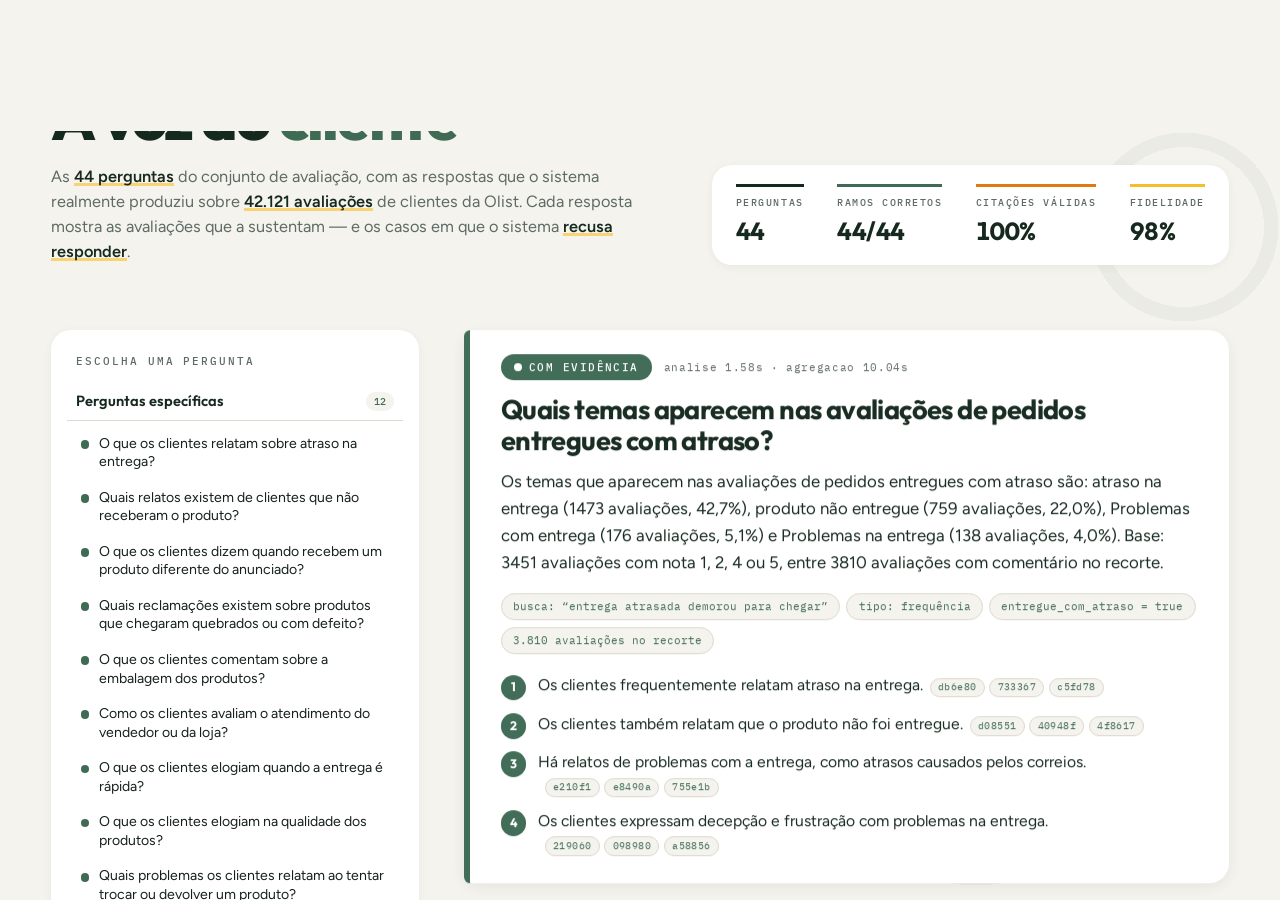
<file: docs/index.html>
<!DOCTYPE html>
<html lang="pt-BR">
<head>
<meta charset="utf-8">
<meta name="viewport" content="width=device-width, initial-scale=1">
<title>A voz do cliente · Tech Challenge Fase 4</title>
<meta http-equiv="refresh" content="0; url=demo/">
<link rel="canonical" href="demo/">
<link rel="preconnect" href="https://fonts.googleapis.com">
<link rel="preconnect" href="https://fonts.gstatic.com" crossorigin>
<link href="https://fonts.googleapis.com/css2?family=Outfit:wght@600;700&family=Figtree:wght@400;500&family=IBM+Plex+Mono:wght@400&display=swap" rel="stylesheet">
<style>
  :root { --fundo:#f4f3ee; --mata:#16291f; --sarja:#3f6b55; --laranja:#e07a10; --ambar:#f5be2d; --tinta-fraca:#5d6b64; }
  * { box-sizing: border-box; }
  body {
    margin: 0; min-height: 100vh; background: var(--fundo); color: var(--mata);
    font-family: "Figtree", system-ui, sans-serif;
    display: grid; place-items: center; padding: 8vmin 6vmin;
  }
  main { max-width: 34rem; }
  .selo {
    font-family: "IBM Plex Mono", monospace; font-size: .78rem; letter-spacing: .18em;
    text-transform: uppercase; color: var(--sarja);
  }
  h1 {
    font-family: "Outfit", sans-serif; font-weight: 700; font-size: clamp(2.4rem, 7vw, 3.6rem);
    line-height: 1.04; letter-spacing: -.02em; margin: .6rem 0 1rem;
  }
  p { font-size: 1.05rem; line-height: 1.55; color: var(--tinta-fraca); margin: 0 0 1.6rem; }
  a.botao {
    display: inline-block; background: var(--mata); color: #fff; text-decoration: none;
    font-family: "Outfit", sans-serif; font-weight: 600; font-size: 1.02rem;
    padding: .8rem 1.4rem; border-radius: .7rem;
  }
  a.botao:hover { background: var(--sarja); }
  .pontos { display: flex; gap: .45rem; margin-bottom: 1.8rem; }
  .pontos i { width: .7rem; height: .7rem; border-radius: 50%; display: block; }
  footer { margin-top: 2.4rem; font-size: .9rem; color: var(--tinta-fraca); }
  footer a { color: var(--sarja); }
</style>
</head>
<body>
<main>
  <div class="pontos" aria-hidden="true">
    <i style="background:#16291f"></i><i style="background:#3f6b55"></i>
    <i style="background:#e07a10"></i><i style="background:#f5be2d"></i>
  </div>
  <span class="selo">Tech Challenge · Fase 4</span>
  <h1>A voz do cliente</h1>
  <p>Sistema de RAG sobre 42.121 avaliações de clientes de e-commerce. Cada resposta mostra as
     avaliações que a sustentam, e o sistema recusa responder quando não tem base.</p>
  <p>Levando você para a demonstração navegável…</p>
  <a class="botao" href="demo/">Abrir a demonstração</a>
  <footer>
    Código, métricas e conjunto de avaliação em
    <a href="https://github.com/theocoleone/tech-challenge-4">github.com/theocoleone/tech-challenge-4</a>.
  </footer>
</main>
</body>
</html>
</file>
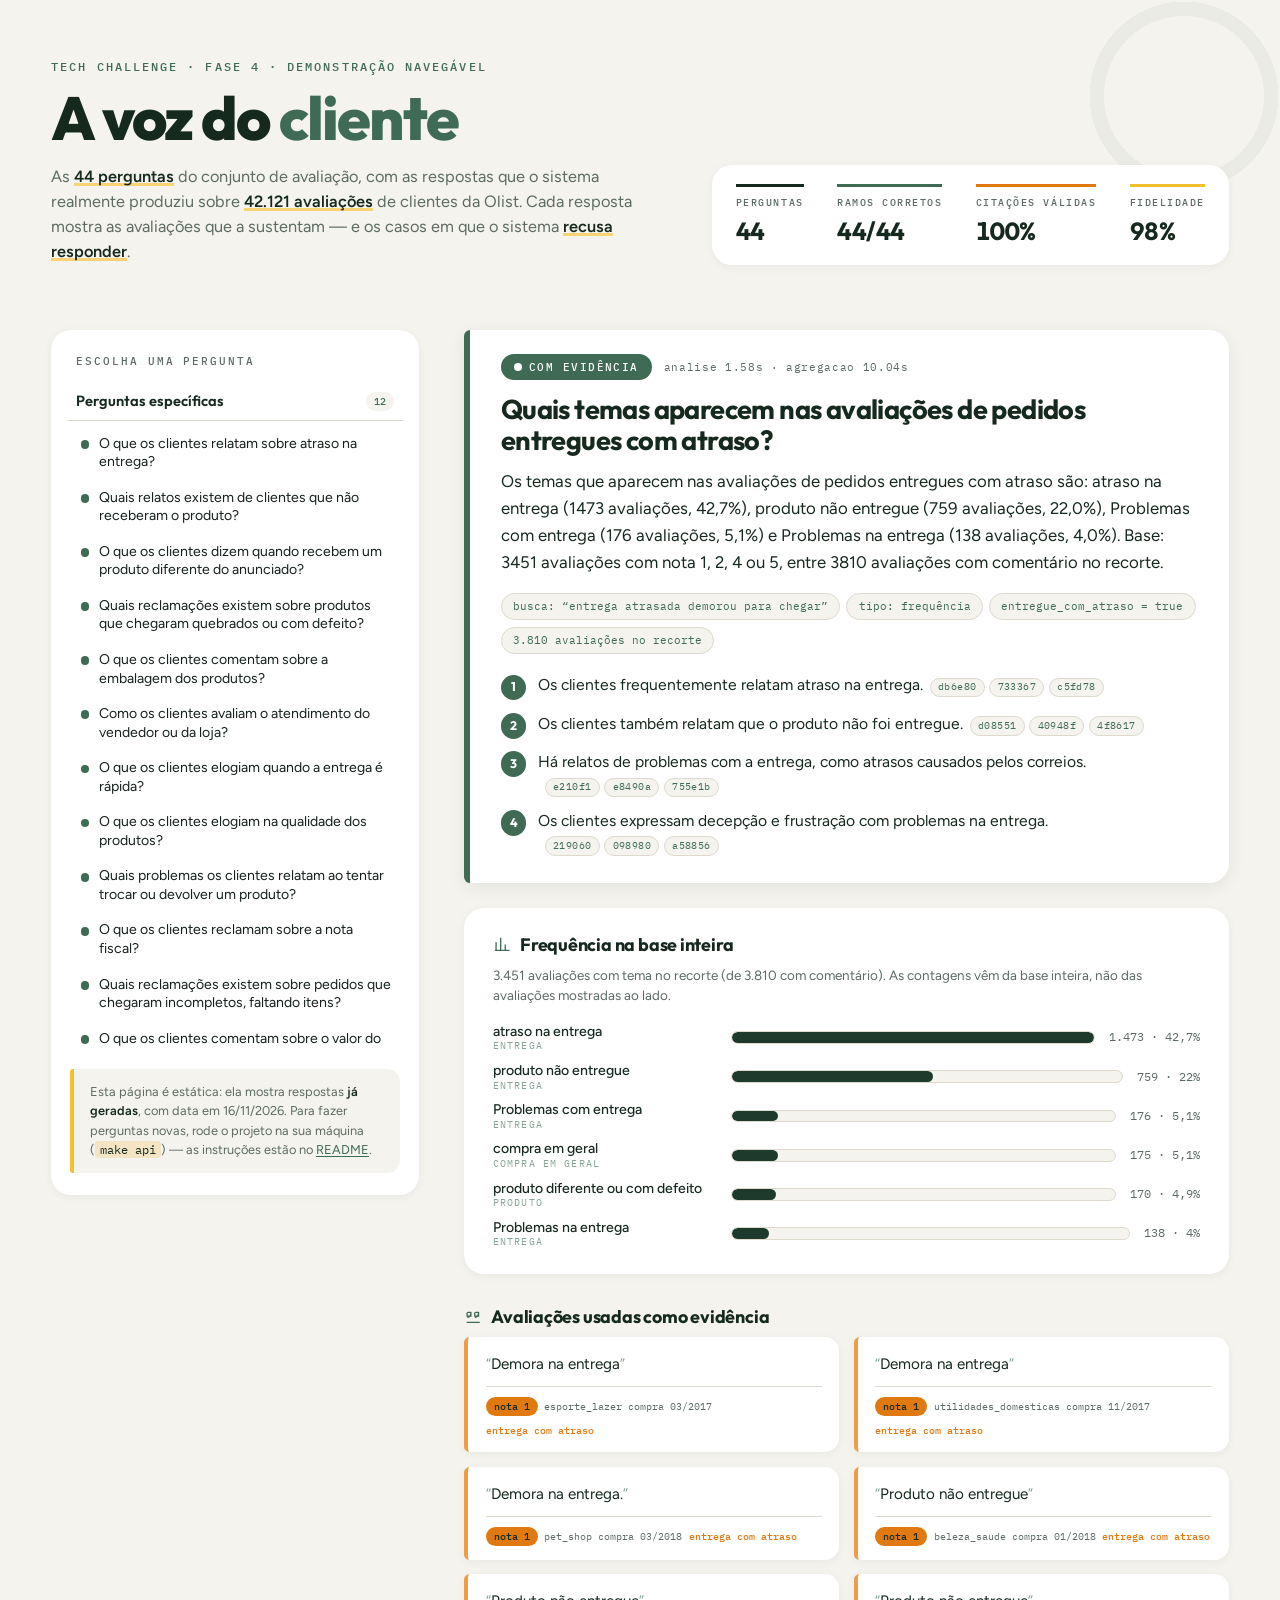
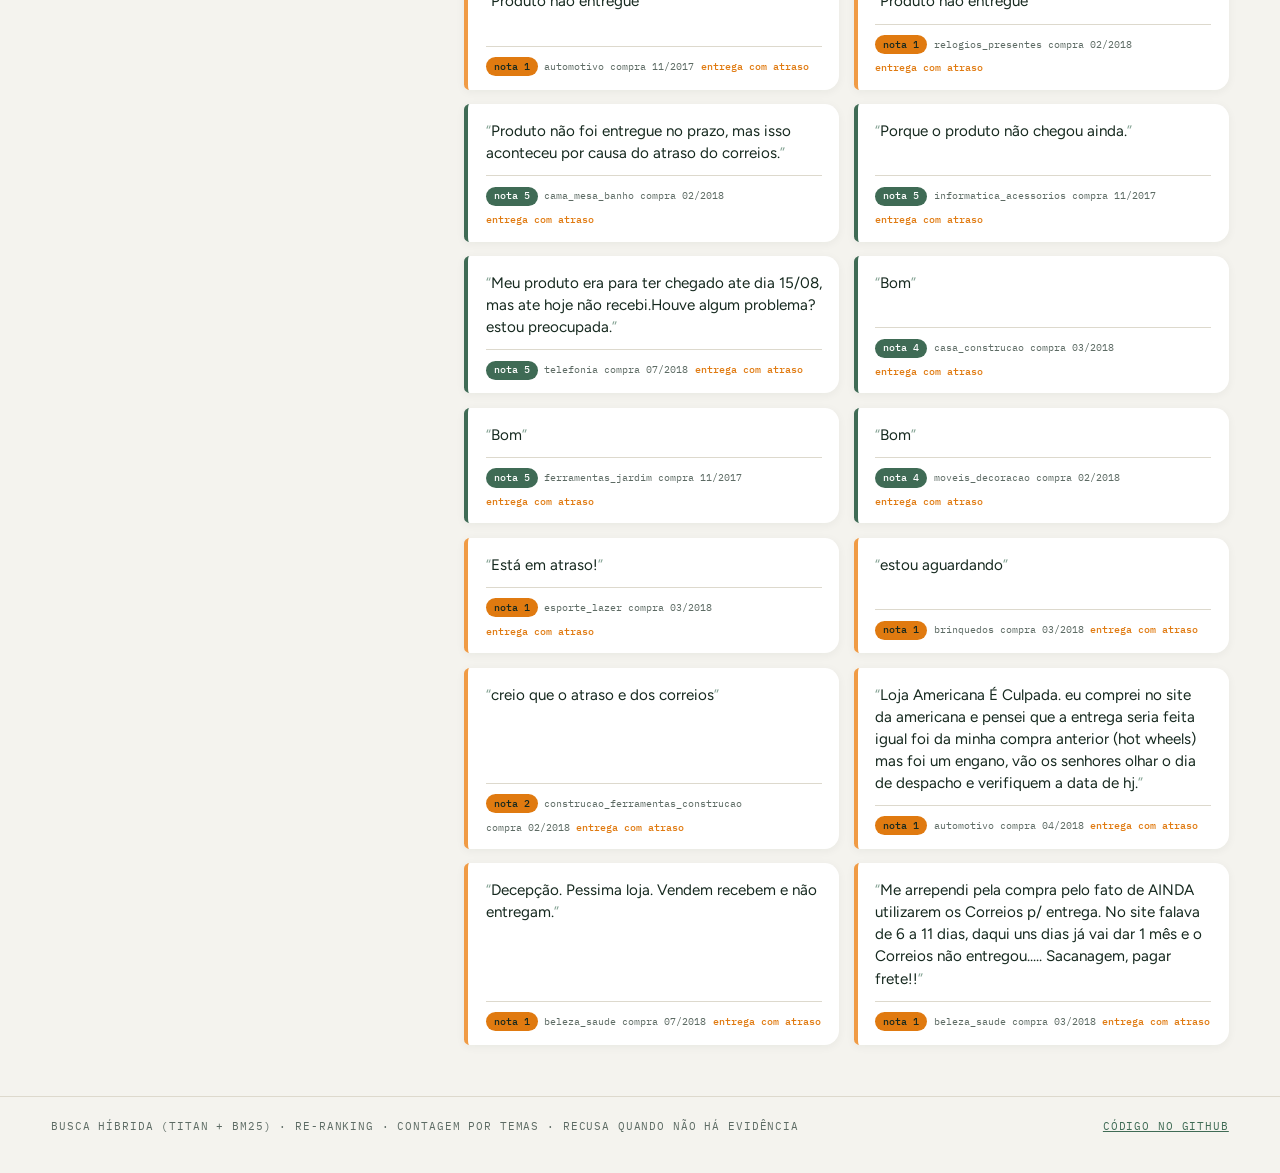
<file: docs/demo/index.html>
<!DOCTYPE html>
<html lang="pt-BR">
<head>
<meta charset="utf-8">
<meta name="viewport" content="width=device-width, initial-scale=1">
<title>Voz do Cliente · demonstração navegável · TC4</title>
<meta name="description" content="Respostas reais de um sistema de RAG sobre 42.121 avaliações de clientes, com evidências citadas e recusa quando não há base.">
<link rel="icon" href="data:image/svg+xml,%3Csvg xmlns='http://www.w3.org/2000/svg' viewBox='0 0 32 32'%3E%3Crect width='32' height='32' rx='7' fill='%2316291f'/%3E%3Ccircle cx='11' cy='11' r='3' fill='%233f6b55'/%3E%3Ccircle cx='21' cy='11' r='3' fill='%2387a596'/%3E%3Ccircle cx='11' cy='21' r='3' fill='%23e07a10'/%3E%3Ccircle cx='21' cy='21' r='3' fill='%23f5be2d'/%3E%3C/svg%3E">
<link rel="preconnect" href="https://fonts.googleapis.com">
<link rel="preconnect" href="https://fonts.gstatic.com" crossorigin>
<link href="https://fonts.googleapis.com/css2?family=Outfit:wght@600;700;800&family=Figtree:wght@400;500;600&family=IBM+Plex+Mono:wght@400;500&display=swap" rel="stylesheet">
<link rel="stylesheet" href="style.css">
</head>
<body>
<div class="marca-dagua" aria-hidden="true"></div>

<svg width="0" height="0" style="position:absolute" aria-hidden="true"><defs>
  <g id="i-ranking" stroke="currentColor" stroke-linecap="round" stroke-linejoin="round">
    <path d="M4 20V10M10 20V4M16 20v-7M21 20H3"/></g>
  <g id="i-citacao" stroke="currentColor" stroke-linecap="round" stroke-linejoin="round">
    <path d="M9 7H5.5A1.5 1.5 0 0 0 4 8.5V12h5V7Zm0 0c0 4-1.5 5.8-4 6.6"/>
    <path d="M19 7h-3.5A1.5 1.5 0 0 0 14 8.5V12h5V7Zm0 0c0 4-1.5 5.8-4 6.6"/><path d="M4 20h16"/></g>
</defs></svg>

<header class="cabecalho">
  <div class="marca">
    <span class="selo">Tech Challenge · Fase 4 · demonstração navegável</span>
    <h1>A voz do <em>cliente</em></h1>
    <p class="linha-fina">As <strong>44 perguntas</strong> do conjunto de avaliação, com as respostas que o sistema realmente produziu sobre <strong>42.121 avaliações</strong> de clientes da Olist. Cada resposta mostra as avaliações que a sustentam — e os casos em que o sistema <strong>recusa responder</strong>.</p>
  </div>
  <dl class="estado" id="estado"></dl>
</header>

<main>
  <aside class="indice">
    <h2 class="titulo-indice">Escolha uma pergunta</h2>
    <nav id="lista"></nav>
    <p class="aviso">
      Esta página é estática: ela mostra respostas <strong>já geradas</strong>, com data em <span id="gerado"></span>.
      Para fazer perguntas novas, rode o projeto na sua máquina (<code>make api</code>) — as instruções estão no
      <a href="https://github.com/theocoleone/tech-challenge-4#readme">README</a>.
    </p>
  </aside>

  <section id="saida">
    <article class="resposta" id="resposta">
      <div class="meta-resposta">
        <span class="situacao" id="situacao"></span>
        <span class="tempo" id="tempo"></span>
      </div>
      <h2 class="pergunta-atual" id="pergunta-atual"></h2>
      <p class="texto-resposta" id="texto-resposta"></p>
      <ul class="aplicado" id="aplicado"></ul>
      <ol class="insights" id="insights"></ol>
    </article>

    <div class="contagem" id="contagem" hidden>
      <h2 class="titulo-bloco">
        <svg class="ico" viewBox="0 0 24 24" aria-hidden="true"><use href="#i-ranking"/></svg>
        Frequência na base inteira
      </h2>
      <p class="base" id="base-contagem"></p>
      <ul class="barras" id="barras"></ul>
    </div>

    <div class="evidencias" id="bloco-evidencias" hidden>
      <h2 class="titulo-bloco">
        <svg class="ico" viewBox="0 0 24 24" aria-hidden="true"><use href="#i-citacao"/></svg>
        <span id="titulo-evidencias">Avaliações usadas como evidência</span>
      </h2>
      <p class="base" id="nota-evidencias" hidden></p>
      <div class="cartoes" id="evidencias"></div>
    </div>
  </section>
</main>

<footer>
  <span>Busca híbrida (Titan + BM25) · re-ranking · contagem por temas · recusa quando não há evidência</span>
  <a href="https://github.com/theocoleone/tech-challenge-4">código no GitHub</a>
</footer>

<script src="app.js"></script>
</body>
</html>
</file>
<file: docs/demo/style.css>
/* =============================================================
   A voz do cliente · demonstração navegável · Tech Challenge 4

   Mesmo sistema visual do deck da apresentação: fundo creme,
   verde escuro como cor de texto e de estrutura, laranja e âmbar
   só como acento. Cartões brancos de canto arredondado, sombra
   baixa, barra colorida na borda esquerda, pílulas totalmente
   arredondadas, círculos numerados, ícones de traço e marcas
   d'água geométricas em opacidade baixa.

   Aqui não é o deck: as medidas são de web (rem, %, clamp),
   não de container query.
   ============================================================= */

:root {
  /* paleta do deck */
  --fundo: #f4f3ee;
  --papel: #ffffff;
  --mata: #16291f;
  --pinho: #1e3a2c;
  --sarja: #3f6b55;
  --salva: #87a596;
  --laranja: #e07a10;
  --laranja-claro: #f09b45;
  --ambar: #f5be2d;
  --ambar-claro: #f8d273;
  --areia: #f3e4c4;
  --tinta: #15201c;
  --tinta-fraca: #5d6b64;
  --linha: #ddd9cd;

  /* vocabulário de forma */
  --sombra: 0 2px 10px rgba(21, 32, 28, .05);
  --sombra-media: 0 4px 18px rgba(21, 32, 28, .07);
  --raio: .9rem;
  --raio-g: 1.25rem;
  --mono: "IBM Plex Mono", ui-monospace, SFMono-Regular, monospace;
  --titulo: "Outfit", system-ui, sans-serif;

  --largura: 92rem;
  --margem: clamp(1.1rem, 4vw, 3.5rem);
}

* { box-sizing: border-box; }

html { scroll-behavior: smooth; }

body {
  margin: 0;
  background: var(--fundo);
  color: var(--tinta);
  font-family: "Figtree", system-ui, -apple-system, sans-serif;
  font-size: 16px;
  line-height: 1.55;
  -webkit-font-smoothing: antialiased;
}

strong { font-weight: 600; color: var(--mata); }

/* marca d'água geométrica: dois anéis finos, quase invisíveis */
.marca-dagua {
  position: fixed;
  inset: 0;
  z-index: -1;
  pointer-events: none;
  opacity: .035;
  background-repeat: no-repeat;
  background-image:
    radial-gradient(circle at calc(100% - 6rem) 6rem,
      transparent 0 5rem, var(--mata) 5rem 5.9rem, transparent 5.9rem),
    radial-gradient(circle at calc(100% - 19rem) 68vh,
      transparent 0 8rem, var(--mata) 8rem 8.9rem, transparent 8.9rem);
}

@keyframes entra {
  from { opacity: 0; transform: translateY(8px); }
}

/* ---------------- cabeçalho ---------------- */

.cabecalho {
  max-width: var(--largura);
  margin-inline: auto;
  padding: clamp(2rem, 5vw, 3.4rem) var(--margem) 1.9rem;
  display: grid;
  grid-template-columns: minmax(0, 1fr) auto;
  gap: 2rem 3.5rem;
  align-items: end;
}

.selo {
  display: inline-block;
  font-family: var(--mono);
  font-size: .72rem;
  font-weight: 500;
  letter-spacing: .18em;
  text-transform: uppercase;
  color: var(--sarja);
}

h1 {
  font-family: var(--titulo);
  font-weight: 800;
  font-size: clamp(2.3rem, 5.4vw, 3.8rem);
  line-height: 1.02;
  letter-spacing: -.03em;
  color: var(--mata);
  margin: .5rem 0 .9rem;
}

h1 em { font-style: normal; color: var(--sarja); }

.linha-fina {
  margin: 0;
  max-width: 60ch;
  font-size: 1.02rem;
  line-height: 1.55;
  color: var(--tinta-fraca);
}

.linha-fina strong { box-shadow: inset 0 -3px 0 var(--ambar-claro); }

/* painel de métricas: quatro números com régua colorida em cima */
.estado {
  margin: 0;
  padding: 1.15rem 1.5rem 1.25rem;
  background: var(--papel);
  border-radius: var(--raio-g);
  box-shadow: var(--sombra);
  display: grid;
  grid-template-rows: auto auto;
  grid-auto-flow: column;
  gap: .4rem 2.1rem;
}

/* se o JSON não carregar, nada de moldura vazia na tela */
.estado:empty { display: none; }

.estado dt {
  --cor: var(--sarja);
  font-family: var(--mono);
  font-size: .63rem;
  font-weight: 500;
  letter-spacing: .15em;
  text-transform: uppercase;
  color: var(--tinta-fraca);
  border-top: 3px solid var(--cor);
  padding-top: .55rem;
  white-space: nowrap;
}

.estado dt:nth-of-type(1) { --cor: var(--mata); }
.estado dt:nth-of-type(2) { --cor: var(--sarja); }
.estado dt:nth-of-type(3) { --cor: var(--laranja); }
.estado dt:nth-of-type(4) { --cor: var(--ambar); }

.estado dd {
  margin: 0;
  font-family: var(--titulo);
  font-weight: 700;
  font-size: 1.55rem;
  line-height: 1.1;
  letter-spacing: -.02em;
  color: var(--mata);
  font-variant-numeric: tabular-nums;
  white-space: nowrap;
}

/* ---------------- esqueleto ---------------- */

main {
  max-width: var(--largura);
  margin-inline: auto;
  padding: 2.2rem var(--margem) 3.2rem;
  display: grid;
  grid-template-columns: minmax(258px, 23rem) minmax(0, 1fr);
  gap: 2rem 2.8rem;
  align-items: start;
}

/* ---------------- índice de perguntas ---------------- */

/* o cartão fica parado e só a lista de perguntas rola: o rótulo do bloco
   e o aviso do rodapé continuam visíveis o tempo todo */
.indice {
  position: sticky;
  top: 1.1rem;
  background: var(--papel);
  border-radius: var(--raio-g);
  box-shadow: var(--sombra);
  padding: 1.4rem 1rem 1.4rem;
  max-height: calc(100vh - 2.2rem);
  display: flex;
  flex-direction: column;
  min-height: 0;
}

#lista {
  flex: 1 1 auto;
  min-height: 0;
  overflow-y: auto;
}

/* barra de rolagem da lista no tom da paleta onde o sistema desenha barra
   fixa (Windows, Linux); no macOS ela continua flutuante. Sem
   `scrollbar-width`, que no Chrome desliga estes pseudo-elementos. */
#lista::-webkit-scrollbar { width: 9px; }
#lista::-webkit-scrollbar-track { background: var(--fundo); border-radius: 999px; }
#lista::-webkit-scrollbar-thumb { background: var(--salva); border-radius: 999px; }
#lista::-webkit-scrollbar-thumb:hover { background: var(--sarja); }

.titulo-indice {
  flex: none;
  font-family: var(--mono);
  font-size: .68rem;
  font-weight: 500;
  letter-spacing: .18em;
  text-transform: uppercase;
  color: var(--tinta-fraca);
  margin: 0 0 1rem;
  padding: 0 .55rem;
}

.grupo { margin-bottom: 1.05rem; }

.grupo h3 {
  position: sticky;
  top: 0;
  z-index: 1;
  background: var(--papel);
  font-family: var(--titulo);
  font-size: .92rem;
  font-weight: 600;
  color: var(--mata);
  margin: 0 0 .4rem;
  padding: .3rem .55rem .4rem;
  display: flex;
  justify-content: space-between;
  align-items: center;
  gap: .6rem;
  border-bottom: 1px solid var(--linha);
}

.grupo h3 span {
  flex: none;
  font-family: var(--mono);
  font-size: .63rem;
  font-weight: 500;
  color: var(--sarja);
  background: var(--fundo);
  border-radius: 999px;
  padding: .1rem .5rem;
}

#lista button {
  display: grid;
  grid-template-columns: .55rem minmax(0, 1fr);
  align-items: start;
  gap: .6rem;
  width: 100%;
  text-align: left;
  cursor: pointer;
  background: transparent;
  color: var(--tinta);
  border: 0;
  border-left: .2rem solid transparent;
  border-radius: .55rem;
  padding: .48rem .65rem;
  font-family: inherit;
  font-size: .88rem;
  line-height: 1.32;
  transition: background-color .14s ease, color .14s ease;
}

#lista button + button { margin-top: .1rem; }
#lista button:hover { background: var(--fundo); }

#lista button:focus-visible {
  outline: 2px solid var(--laranja);
  outline-offset: 1px;
}

#lista button[aria-current="true"] {
  background: var(--mata);
  color: #fff;
  font-weight: 500;
  border-left-color: var(--ambar);
}

#lista button[aria-current="true"] .ponto {
  box-shadow: 0 0 0 1px rgba(255, 255, 255, .4);
}

.ponto {
  width: .55rem;
  height: .55rem;
  border-radius: 50%;
  flex: none;
  margin-top: .34rem;
  background: var(--salva);
}

.ponto[data-s="ok"] { background: var(--sarja); }
.ponto[data-s="evidencia_fraca"] { background: var(--ambar); }
.ponto[data-s="sem_evidencia"] { background: var(--laranja); }
.ponto[data-s="filtro_sem_resultado"] { background: var(--laranja-claro); }
.ponto[data-s="fora_escopo"] { background: var(--ambar-claro); }

.aviso {
  flex: none;
  margin: 1.2rem .2rem 0;
  padding: .85rem 1rem;
  background: var(--fundo);
  border-left: .25rem solid var(--ambar);
  border-radius: .2rem .8rem .8rem .2rem;
  font-size: .8rem;
  line-height: 1.5;
  color: var(--tinta-fraca);
}

.aviso code {
  font-family: var(--mono);
  font-size: .76rem;
  background: var(--areia);
  border-radius: .25rem;
  padding: .05rem .3rem;
  color: var(--mata);
}

.aviso a {
  color: var(--sarja);
  text-underline-offset: 2px;
}

.aviso a:hover { color: var(--laranja); }

/* ---------------- coluna da resposta ---------------- */

#saida {
  display: grid;
  gap: 1.6rem;
  align-content: start;
  min-width: 0;
}

.resposta {
  background: var(--papel);
  border-left: .4rem solid var(--sarja);
  border-radius: .4rem var(--raio-g) var(--raio-g) .4rem;
  box-shadow: var(--sombra-media);
  padding: 1.5rem clamp(1.1rem, 2.4vw, 2rem) 1.7rem;
  animation: entra .34s ease both;
}

/* a barra da esquerda acompanha a situação da resposta */
.resposta:has(.situacao[data-s="evidencia_fraca"]) { border-left-color: var(--ambar); }
.resposta:has(.situacao[data-s="sem_evidencia"]) { border-left-color: var(--laranja); }
.resposta:has(.situacao[data-s="filtro_sem_resultado"]) { border-left-color: var(--laranja-claro); }
.resposta:has(.situacao[data-s="fora_escopo"]) { border-left-color: var(--ambar-claro); }

.meta-resposta {
  display: flex;
  flex-wrap: wrap;
  align-items: center;
  gap: .75rem;
  margin-bottom: .85rem;
}

.situacao {
  display: inline-flex;
  align-items: center;
  gap: .45rem;
  font-family: var(--mono);
  font-size: .66rem;
  font-weight: 500;
  letter-spacing: .14em;
  text-transform: uppercase;
  border-radius: 999px;
  padding: .3rem .8rem;
  background: var(--salva);
  color: var(--mata);
}

/* marcador de forma: a diferença entre os estados não depende só da cor */
.situacao::before {
  content: "";
  flex: none;
  width: .5rem;
  height: .5rem;
  border-radius: 50%;
  background: currentColor;
}

.situacao[data-s="ok"] { background: var(--sarja); color: #fff; }
.situacao[data-s="evidencia_fraca"] { background: var(--ambar); color: var(--mata); }
.situacao[data-s="sem_evidencia"] { background: var(--laranja); color: var(--mata); }
.situacao[data-s="filtro_sem_resultado"] { background: var(--laranja-claro); color: var(--mata); }
.situacao[data-s="fora_escopo"] { background: var(--ambar-claro); color: var(--mata); }

.situacao[data-s="evidencia_fraca"]::before {
  background: linear-gradient(90deg, currentColor 50%, transparent 50%);
  box-shadow: inset 0 0 0 1px currentColor;
}

.situacao[data-s="sem_evidencia"]::before {
  background: none;
  box-shadow: inset 0 0 0 1.5px currentColor;
}

.situacao[data-s="filtro_sem_resultado"]::before {
  background: none;
  border-radius: .12rem;
  box-shadow: inset 0 0 0 1.5px currentColor;
}

.situacao[data-s="fora_escopo"]::before {
  height: .15rem;
  border-radius: .1rem;
}

.situacao:empty { display: none; }

.tempo {
  font-family: var(--mono);
  font-size: .68rem;
  letter-spacing: .06em;
  color: var(--tinta-fraca);
}

.pergunta-atual {
  font-family: var(--titulo);
  font-weight: 700;
  font-size: clamp(1.25rem, 2.2vw, 1.7rem);
  line-height: 1.15;
  letter-spacing: -.022em;
  color: var(--mata);
  margin: 0 0 .75rem;
  max-width: 46ch;
}

.texto-resposta {
  margin: 0 0 1.1rem;
  font-size: 1.05rem;
  line-height: 1.6;
  color: var(--mata);
  max-width: 70ch;
}

.aplicado {
  list-style: none;
  display: flex;
  flex-wrap: wrap;
  gap: .4rem;
  padding: 0;
  margin: 0 0 1.3rem;
}

.aplicado li {
  font-family: var(--mono);
  font-size: .68rem;
  color: var(--sarja);
  background: var(--fundo);
  border: 1px solid var(--linha);
  border-radius: 999px;
  padding: .25rem .7rem;
}

.insights {
  list-style: none;
  margin: 0;
  padding: 0;
  display: grid;
  gap: .8rem;
  counter-reset: ins;
}

.insights li {
  counter-increment: ins;
  position: relative;
  padding-left: 2.35rem;
  min-height: 1.6rem;
  font-size: .98rem;
  line-height: 1.45;
  color: var(--mata);
}

.insights li::before {
  content: counter(ins);
  position: absolute;
  left: 0;
  top: .02rem;
  width: 1.6rem;
  height: 1.6rem;
  border-radius: 50%;
  display: grid;
  place-items: center;
  background: var(--sarja);
  color: #fff;
  font-family: var(--titulo);
  font-weight: 700;
  font-size: .78rem;
}

.citacoes {
  display: inline-flex;
  flex-wrap: wrap;
  gap: .3rem;
  margin-left: .4rem;
}

.citacoes a {
  font-family: var(--mono);
  font-size: .64rem;
  letter-spacing: .04em;
  text-decoration: none;
  color: var(--sarja);
  background: var(--fundo);
  border: 1px solid var(--linha);
  border-radius: 999px;
  padding: .08rem .45rem;
}

.citacoes a:hover,
.citacoes a:focus-visible {
  background: var(--sarja);
  color: #fff;
  border-color: var(--sarja);
}

/* ---------------- títulos de bloco ---------------- */

.titulo-bloco {
  font-family: var(--titulo);
  font-weight: 700;
  font-size: 1.12rem;
  letter-spacing: -.012em;
  color: var(--mata);
  margin: 0 0 .4rem;
  display: flex;
  align-items: center;
  gap: .55rem;
}

.ico {
  width: 1.15rem;
  height: 1.15rem;
  flex: none;
  fill: none;
  stroke-width: 1.7;
  color: var(--sarja);
}

.base {
  margin: 0 0 1.1rem;
  font-size: .84rem;
  line-height: 1.5;
  color: var(--tinta-fraca);
  max-width: 80ch;
}

/* ---------------- frequência na base ---------------- */

.contagem {
  background: var(--papel);
  border-radius: var(--raio-g);
  box-shadow: var(--sombra);
  padding: 1.4rem clamp(1.1rem, 2.4vw, 1.8rem) 1.6rem;
}

.barras {
  list-style: none;
  padding: 0;
  margin: 0;
  display: grid;
  gap: .6rem;
}

.barras li {
  display: grid;
  grid-template-columns: minmax(7rem, 14rem) minmax(0, 1fr) auto;
  gap: .9rem;
  align-items: center;
  font-size: .88rem;
}

.barras li > span:first-child {
  color: var(--mata);
  font-weight: 500;
  line-height: 1.25;
}

.barras li small {
  display: block;
  font-family: var(--mono);
  font-size: .6rem;
  font-weight: 400;
  letter-spacing: .12em;
  text-transform: uppercase;
  color: var(--salva);
}

.barras .trilho {
  display: block;
  height: .8rem;
  background: var(--fundo);
  border: 1px solid var(--linha);
  border-radius: 999px;
  overflow: hidden;
}

.barras .preenchida {
  display: block;
  height: 100%;
  border-radius: 999px;
  background: var(--laranja);
}

.barras[data-pol="nota_alta"] .preenchida { background: var(--sarja); }
.barras[data-pol="todas"] .preenchida { background: var(--pinho); }

.barras .valor {
  font-family: var(--mono);
  font-size: .74rem;
  color: var(--tinta-fraca);
  white-space: nowrap;
  font-variant-numeric: tabular-nums;
}

/* ---------------- evidências ---------------- */

.evidencias { padding-top: .2rem; }

.cartoes {
  display: grid;
  grid-template-columns: repeat(auto-fill, minmax(17rem, 1fr));
  gap: .9rem;
}

.cartao {
  display: flex;
  flex-direction: column;
  gap: .7rem;
  background: var(--papel);
  border-left: .28rem solid var(--salva);
  border-radius: .35rem var(--raio) var(--raio) .35rem;
  box-shadow: var(--sombra);
  padding: 1rem 1.1rem .85rem;
  animation: entra .3s ease both;
}

/* nota do cliente tinge discretamente a barra do cartão */
.cartao:has(.nota[data-n="1"]),
.cartao:has(.nota[data-n="2"]) { border-left-color: var(--laranja-claro); }
.cartao:has(.nota[data-n="4"]),
.cartao:has(.nota[data-n="5"]) { border-left-color: var(--sarja); }

.cartao:target {
  outline: 2px solid var(--laranja);
  outline-offset: 2px;
}

.cartao blockquote {
  margin: 0;
  flex: 1 1 auto;
  font-size: .95rem;
  line-height: 1.45;
  color: var(--mata);
}

.cartao blockquote::before { content: "\201C"; color: var(--salva); }
.cartao blockquote::after { content: "\201D"; color: var(--salva); }

.cartao-meta {
  display: flex;
  flex-wrap: wrap;
  align-items: center;
  gap: .4rem;
  font-family: var(--mono);
  font-size: .64rem;
  color: var(--tinta-fraca);
  border-top: 1px solid var(--linha);
  padding-top: .65rem;
}

.nota {
  font-weight: 500;
  border-radius: 999px;
  padding: .1rem .5rem;
  background: var(--areia);
  color: var(--mata);
}

.nota[data-n="1"], .nota[data-n="2"] { background: var(--laranja); color: var(--mata); }
.nota[data-n="4"], .nota[data-n="5"] { background: var(--sarja); color: #fff; }

.atrasado { color: var(--laranja); font-weight: 500; }

/* ---------------- rodapé ---------------- */

footer {
  max-width: var(--largura);
  margin-inline: auto;
  display: flex;
  flex-wrap: wrap;
  justify-content: space-between;
  gap: 1rem;
  padding: 1.3rem var(--margem) 2.4rem;
  border-top: 1px solid var(--linha);
  font-family: var(--mono);
  font-size: .68rem;
  letter-spacing: .08em;
  text-transform: uppercase;
  color: var(--tinta-fraca);
}

footer a { color: var(--sarja); }
footer a:hover { color: var(--laranja); }

/* ---------------- telas estreitas ---------------- */

@media (max-width: 1000px) {
  .cabecalho { grid-template-columns: minmax(0, 1fr); align-items: start; }
  main { grid-template-columns: minmax(0, 1fr); }
  .indice { position: static; max-height: none; }
  #lista { overflow: visible; }
}

@media (max-width: 720px) {
  .estado {
    grid-auto-flow: row;
    grid-template-rows: none;
    grid-template-columns: auto minmax(0, 1fr);
    align-items: center;
    gap: .55rem .9rem;
  }
  .estado dt {
    border-top: 0;
    border-left: 3px solid var(--cor);
    padding: .1rem 0 .1rem .6rem;
    white-space: normal;
  }
  .estado dd { font-size: 1.2rem; text-align: right; }

  .barras li {
    grid-template-columns: minmax(0, 1fr) auto;
    grid-template-areas: "tema valor" "trilho trilho";
    gap: .3rem .7rem;
  }
  .barras li > span:first-child { grid-area: tema; }
  .barras .valor { grid-area: valor; }
  .barras .trilho { grid-area: trilho; }

  .cartoes { grid-template-columns: minmax(0, 1fr); }
}

@media (prefers-reduced-motion: reduce) {
  .resposta, .cartao { animation: none; }
  html { scroll-behavior: auto; }
}
</file>
